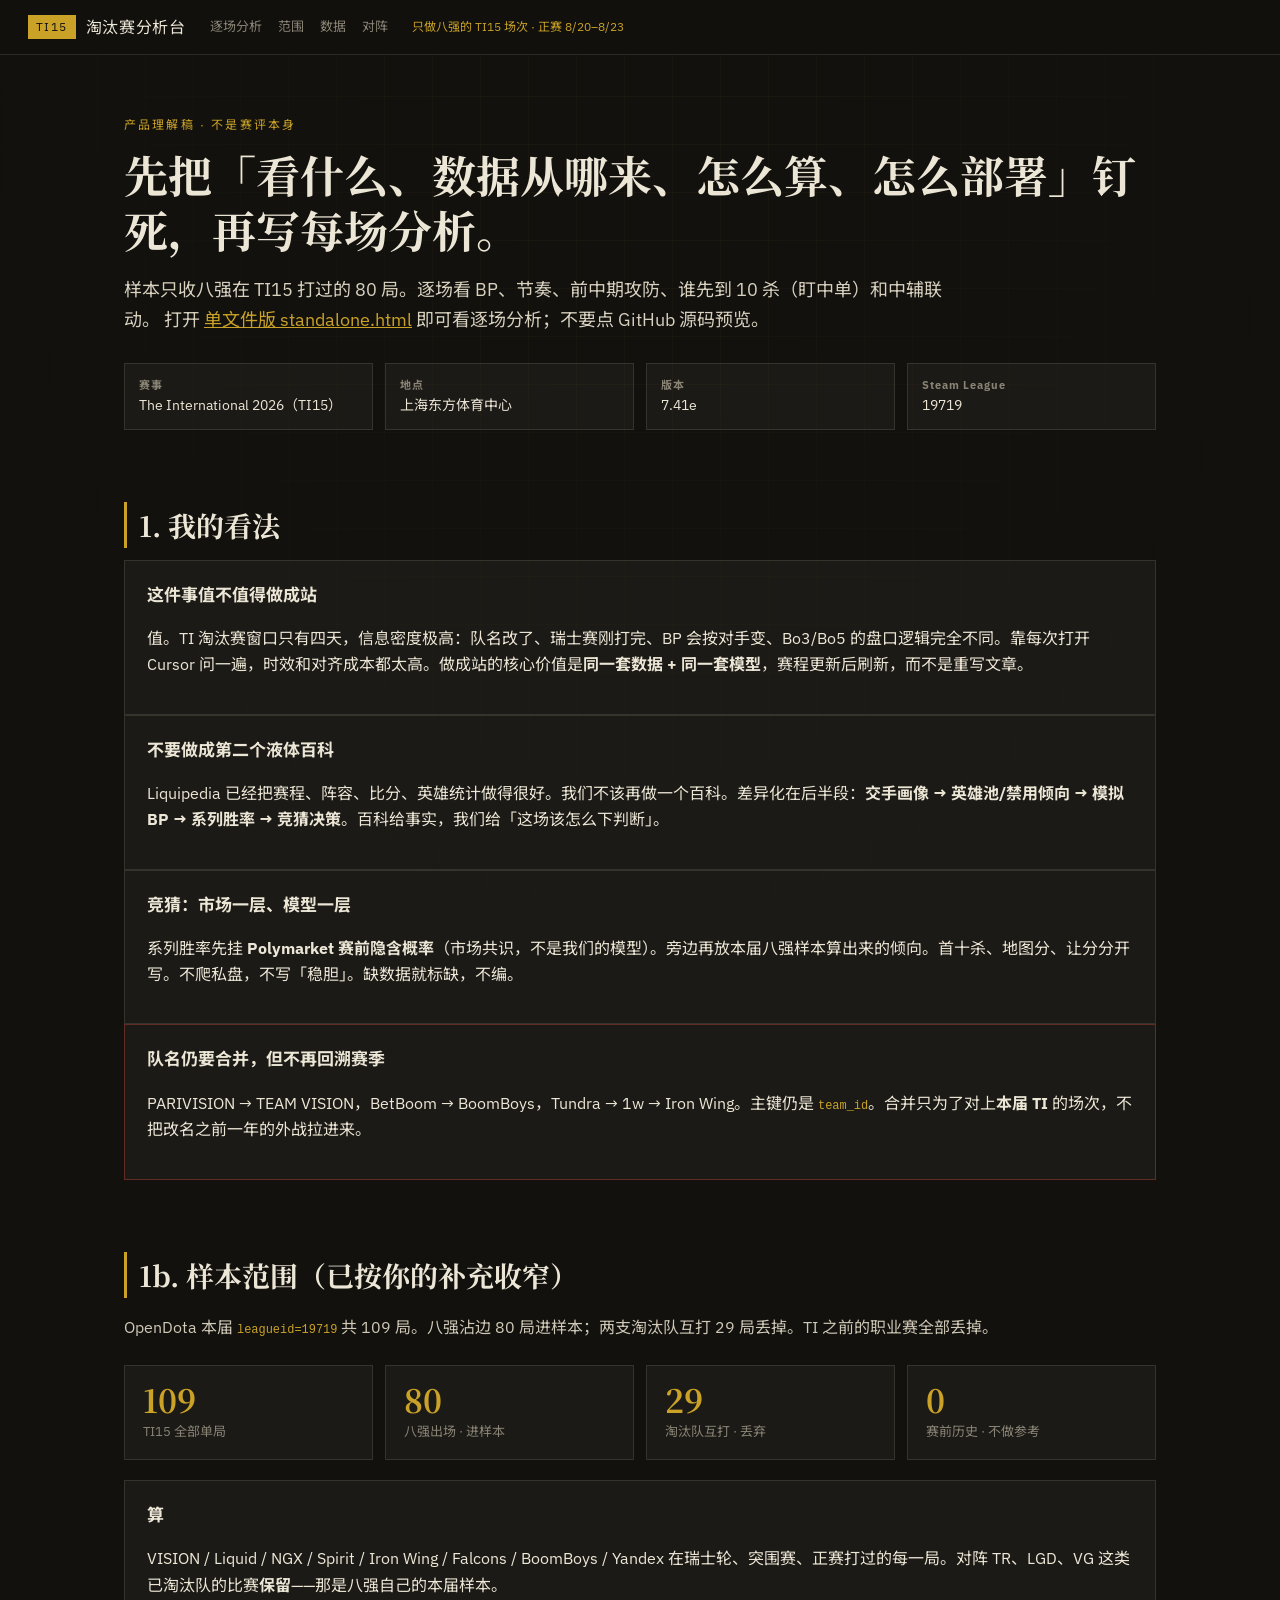
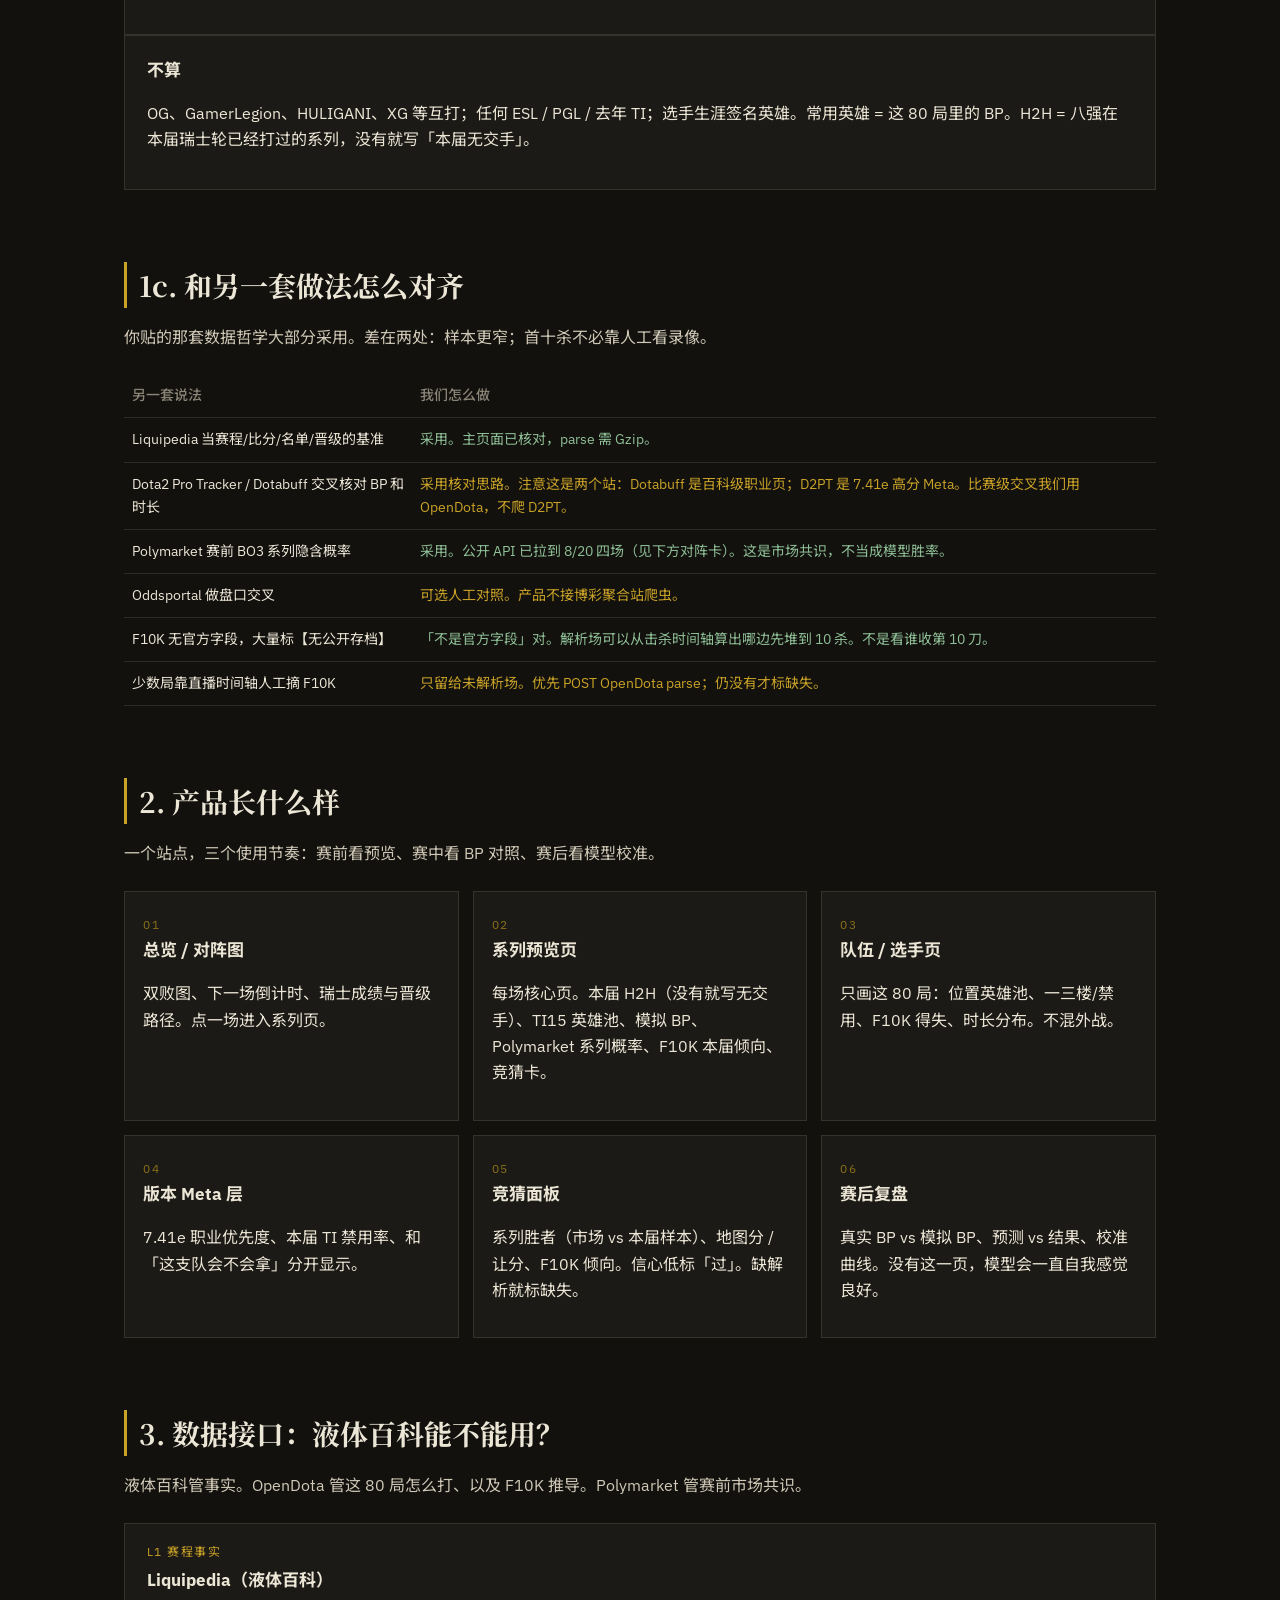
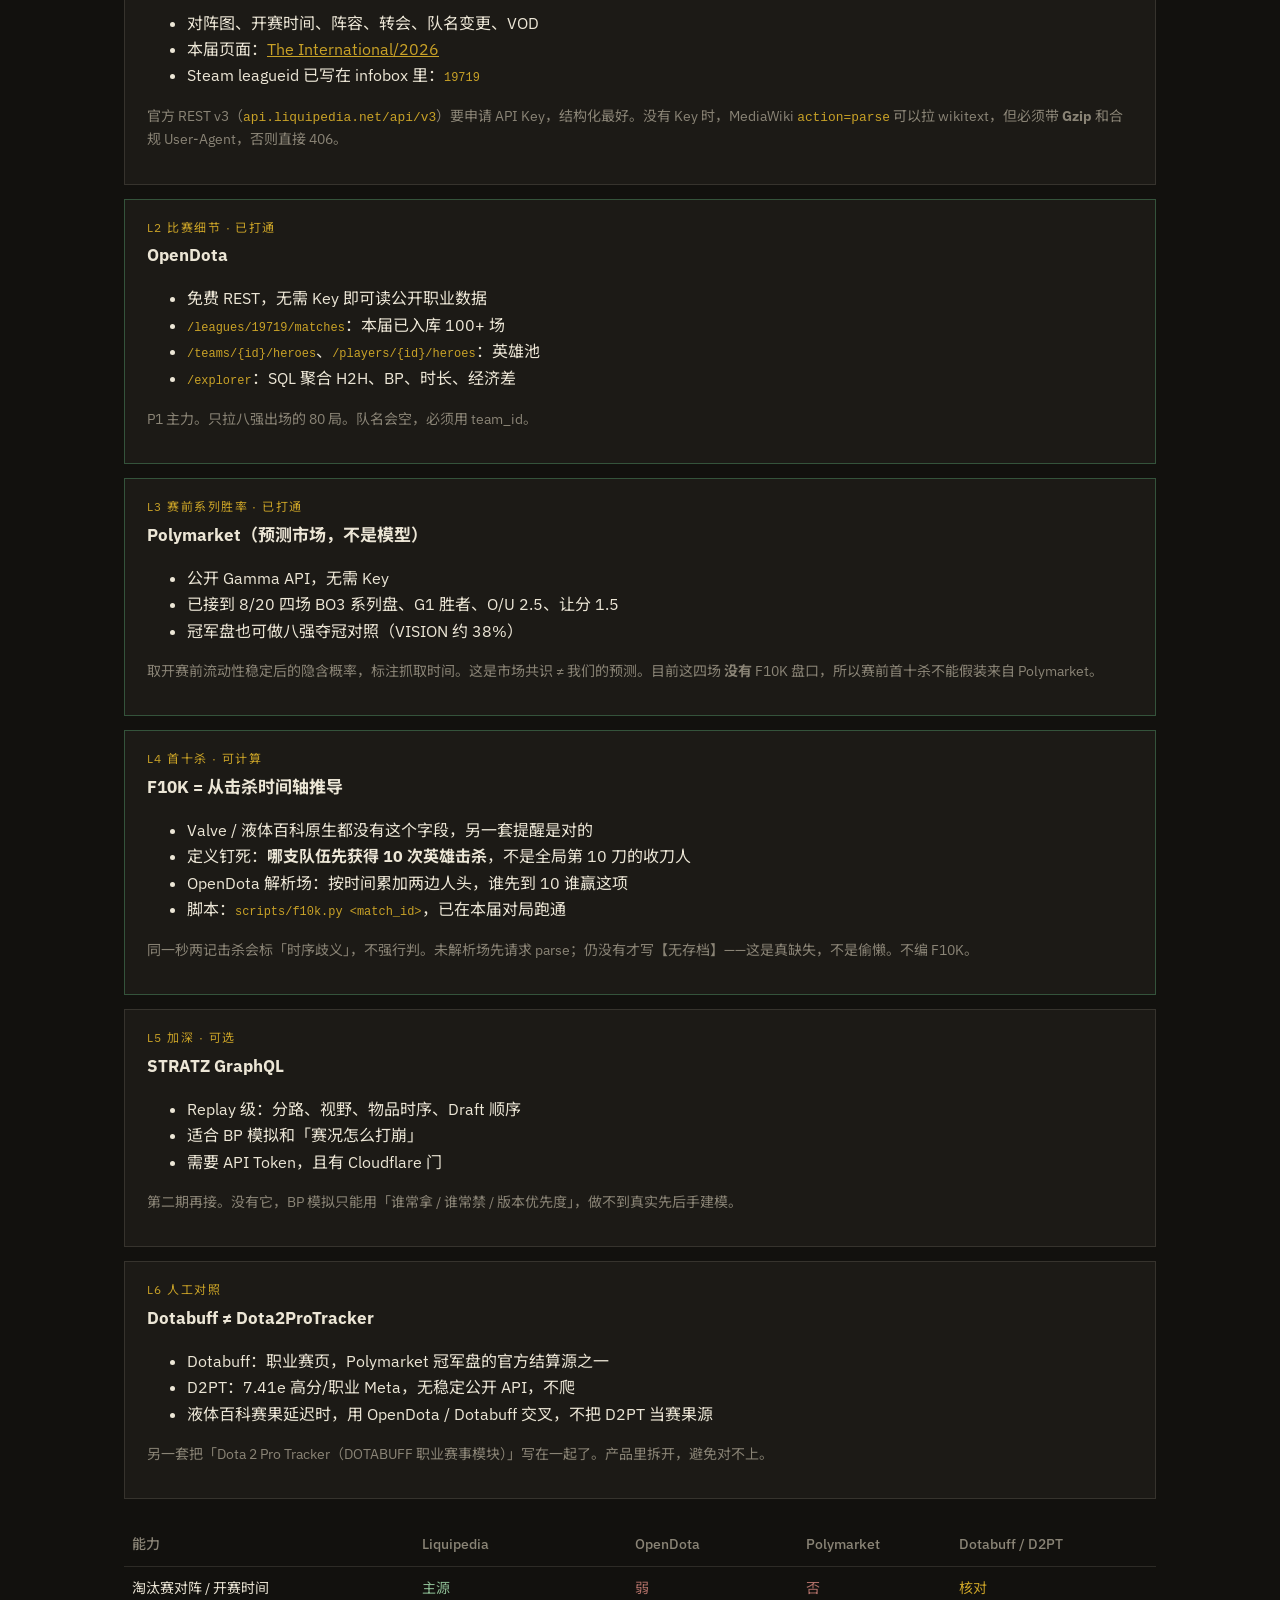
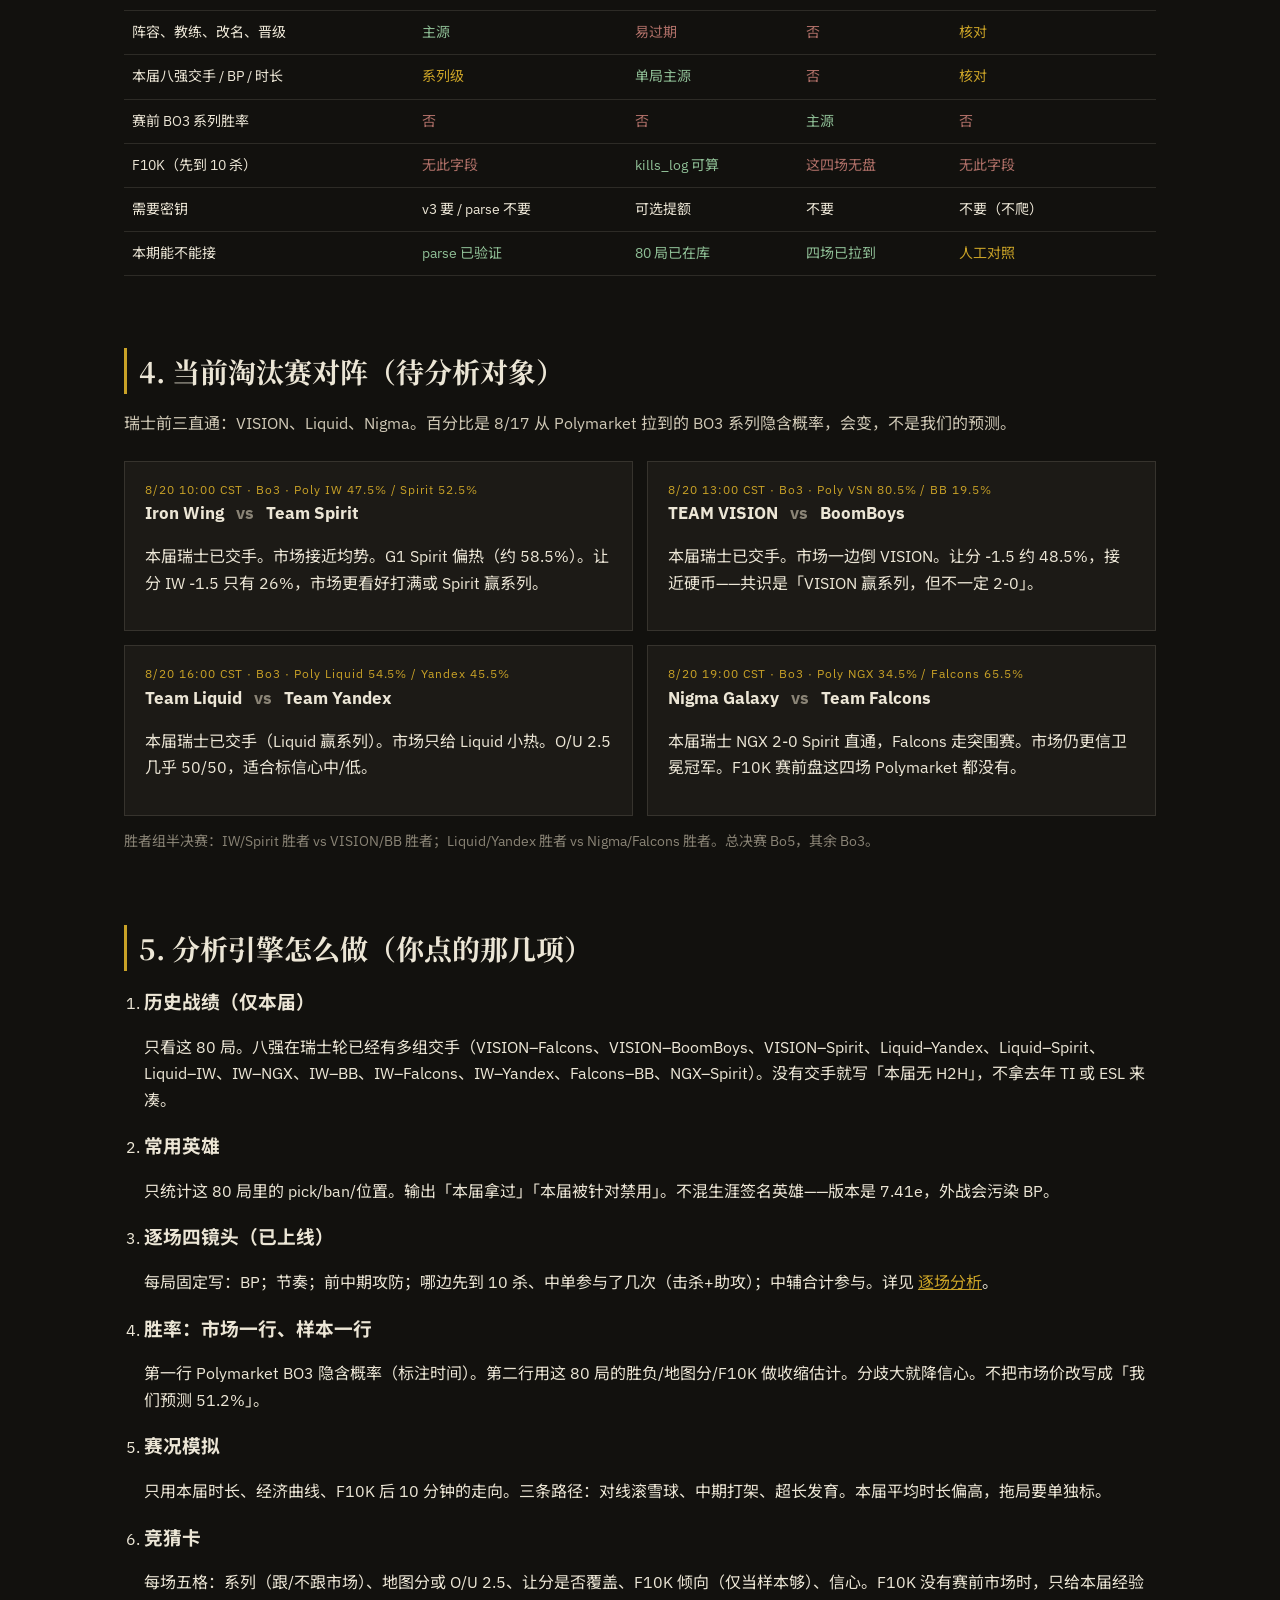
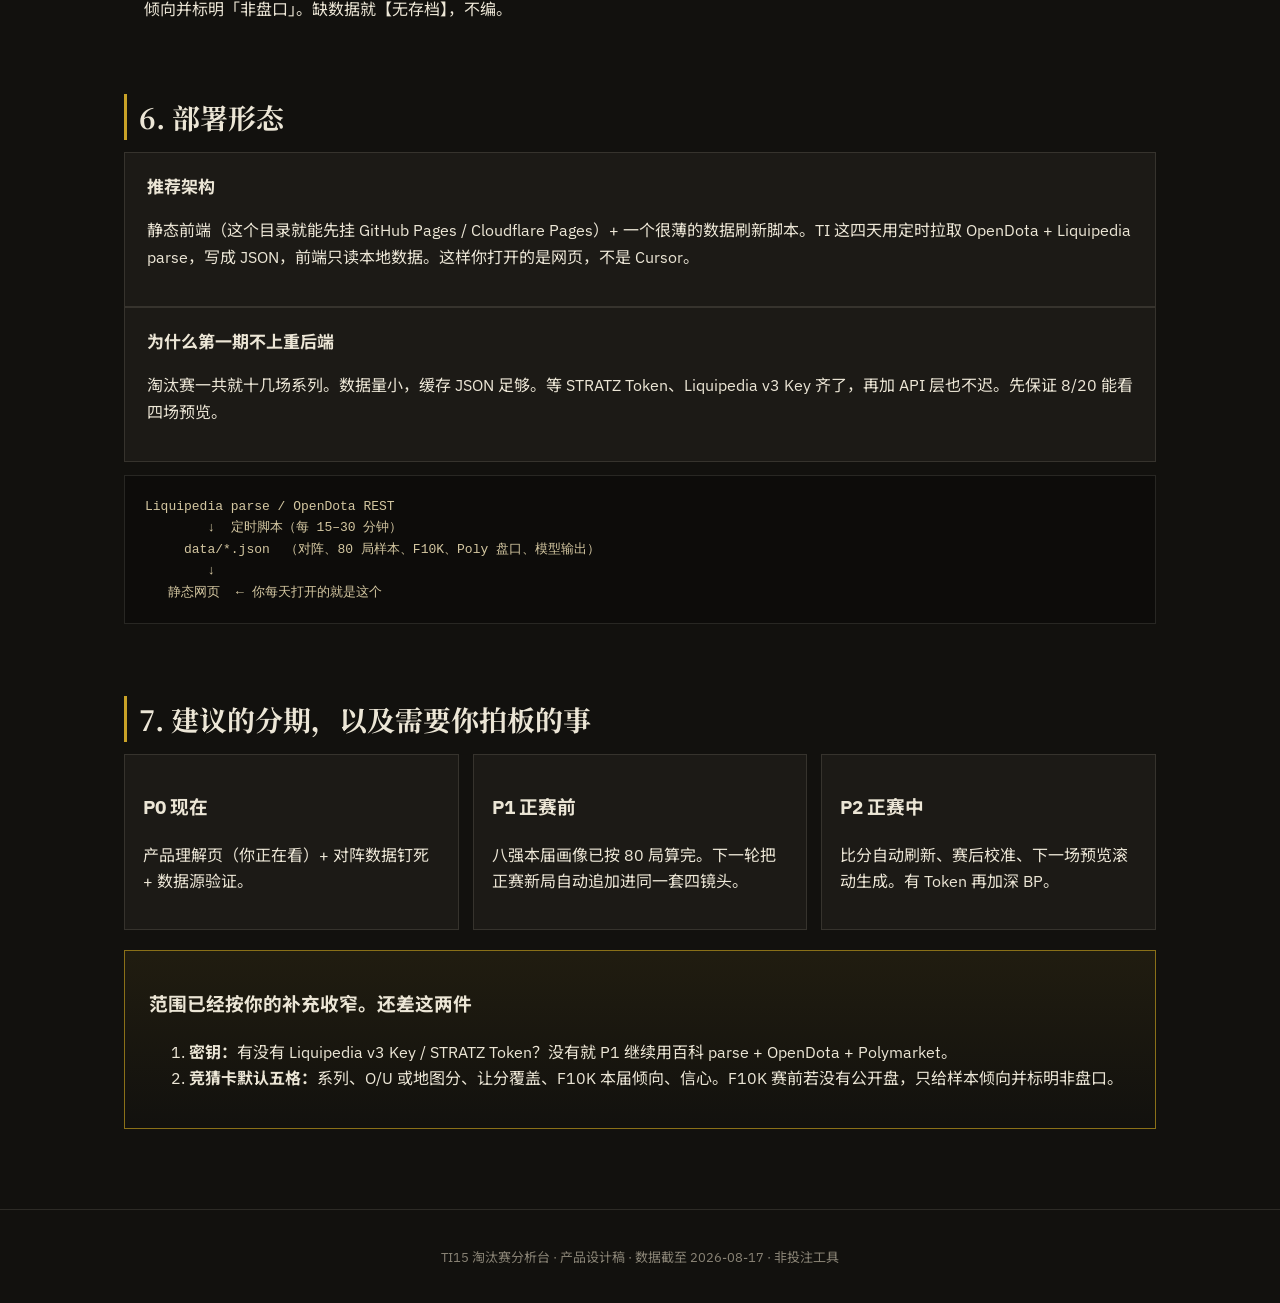
<file: web/design.html>
<!DOCTYPE html>
<html lang="zh-CN">
<head>
  <meta charset="UTF-8" />
  <meta name="viewport" content="width=device-width, initial-scale=1" />
  <title>TI15 淘汰赛分析台 · 产品设计</title>
  <link rel="preconnect" href="https://fonts.googleapis.com" />
  <link rel="preconnect" href="https://fonts.gstatic.com" crossorigin />
  <link href="https://fonts.googleapis.com/css2?family=IBM+Plex+Sans:wght@400;500;600&family=Noto+Sans+SC:wght@400;500;700&family=Noto+Serif+SC:wght@600;700&display=swap" rel="stylesheet" />
  <link rel="stylesheet" href="./styles.css" />
</head>
<body>
  <div class="bg-grid"></div>
  <header class="topbar">
    <div class="brand">
      <span class="aegis">TI15</span>
      <span>淘汰赛分析台</span>
    </div>
    <nav>
      <a href="./index.html">逐场分析</a>
      <a href="#scope">范围</a>
      <a href="#data">数据</a>
      <a href="#bracket">对阵</a>
    </nav>
    <div class="status">只做八强的 TI15 场次 · 正赛 8/20–8/23</div>
  </header>

  <main>
    <section class="hero">
      <p class="kicker">产品理解稿 · 不是赛评本身</p>
      <h1>先把「看什么、数据从哪来、怎么算、怎么部署」钉死，再写每场分析。</h1>
      <p class="lede">
        样本只收八强在 TI15 打过的 80 局。逐场看 BP、节奏、前中期攻防、谁先到 10 杀（盯中单）和中辅联动。
        打开 <a href="./standalone.html" style="color:#c9a227">单文件版 standalone.html</a> 即可看逐场分析；不要点 GitHub 源码预览。
      </p>
      <div class="hero-meta">
        <div><b>赛事</b>The International 2026（TI15）</div>
        <div><b>地点</b>上海东方体育中心</div>
        <div><b>版本</b>7.41e</div>
        <div><b>Steam League</b>19719</div>
      </div>
    </section>

    <section id="view">
      <h2>1. 我的看法</h2>
      <div class="grid-2">
        <article class="card">
          <h3>这件事值不值得做成站</h3>
          <p>值。TI 淘汰赛窗口只有四天，信息密度极高：队名改了、瑞士赛刚打完、BP 会按对手变、Bo3/Bo5 的盘口逻辑完全不同。靠每次打开 Cursor 问一遍，时效和对齐成本都太高。做成站的核心价值是<strong>同一套数据 + 同一套模型</strong>，赛程更新后刷新，而不是重写文章。</p>
        </article>
        <article class="card">
          <h3>不要做成第二个液体百科</h3>
          <p>Liquipedia 已经把赛程、阵容、比分、英雄统计做得很好。我们不该再做一个百科。差异化在后半段：<strong>交手画像 → 英雄池/禁用倾向 → 模拟 BP → 系列胜率 → 竞猜决策</strong>。百科给事实，我们给「这场该怎么下判断」。</p>
        </article>
        <article class="card">
          <h3>竞猜：市场一层、模型一层</h3>
          <p>系列胜率先挂 <strong>Polymarket 赛前隐含概率</strong>（市场共识，不是我们的模型）。旁边再放本届八强样本算出来的倾向。首十杀、地图分、让分分开写。不爬私盘，不写「稳胆」。缺数据就标缺，不编。</p>
        </article>
        <article class="card warn">
          <h3>队名仍要合并，但不再回溯赛季</h3>
          <p>PARIVISION → TEAM VISION，BetBoom → BoomBoys，Tundra → 1w → Iron Wing。主键仍是 <code>team_id</code>。合并只为了对上<strong>本届 TI</strong> 的场次，不把改名之前一年的外战拉进来。</p>
        </article>
      </div>
    </section>

    <section id="scope">
      <h2>1b. 样本范围（已按你的补充收窄）</h2>
      <p class="section-lead">OpenDota 本届 <code>leagueid=19719</code> 共 109 局。八强沾边 80 局进样本；两支淘汰队互打 29 局丢掉。TI 之前的职业赛全部丢掉。</p>
      <div class="stat-row">
        <div><b>109</b><span>TI15 全部单局</span></div>
        <div><b>80</b><span>八强出场 · 进样本</span></div>
        <div><b>29</b><span>淘汰队互打 · 丢弃</span></div>
        <div><b>0</b><span>赛前历史 · 不做参考</span></div>
      </div>
      <div class="grid-2">
        <article class="card">
          <h3>算</h3>
          <p>VISION / Liquid / NGX / Spirit / Iron Wing / Falcons / BoomBoys / Yandex 在瑞士轮、突围赛、正赛打过的每一局。对阵 TR、LGD、VG 这类已淘汰队的比赛<strong>保留</strong>——那是八强自己的本届样本。</p>
        </article>
        <article class="card">
          <h3>不算</h3>
          <p>OG、GamerLegion、HULIGANI、XG 等互打；任何 ESL / PGL / 去年 TI；选手生涯签名英雄。常用英雄 = 这 80 局里的 BP。H2H = 八强在本届瑞士轮已经打过的系列，没有就写「本届无交手」。</p>
        </article>
      </div>
    </section>

    <section id="align">
      <h2>1c. 和另一套做法怎么对齐</h2>
      <p class="section-lead">你贴的那套数据哲学大部分采用。差在两处：样本更窄；首十杀不必靠人工看录像。</p>
      <table class="src-table">
        <thead>
          <tr><th>另一套说法</th><th>我们怎么做</th></tr>
        </thead>
        <tbody>
          <tr><td>Liquipedia 当赛程/比分/名单/晋级的基准</td><td class="y">采用。主页面已核对，parse 需 Gzip。</td></tr>
          <tr><td>Dota2 Pro Tracker / Dotabuff 交叉核对 BP 和时长</td><td class="m">采用核对思路。注意这是两个站：Dotabuff 是百科级职业页；D2PT 是 7.41e 高分 Meta。比赛级交叉我们用 OpenDota，不爬 D2PT。</td></tr>
          <tr><td>Polymarket 赛前 BO3 系列隐含概率</td><td class="y">采用。公开 API 已拉到 8/20 四场（见下方对阵卡）。这是市场共识，不当成模型胜率。</td></tr>
          <tr><td>Oddsportal 做盘口交叉</td><td class="m">可选人工对照。产品不接博彩聚合站爬虫。</td></tr>
          <tr><td>F10K 无官方字段，大量标【无公开存档】</td><td class="y">「不是官方字段」对。解析场可以从击杀时间轴算出哪边先堆到 10 杀。不是看谁收第 10 刀。</td></tr>
          <tr><td>少数局靠直播时间轴人工摘 F10K</td><td class="m">只留给未解析场。优先 POST OpenDota parse；仍没有才标缺失。</td></tr>
        </tbody>
      </table>
    </section>

    <section id="product">
      <h2>2. 产品长什么样</h2>
      <p class="section-lead">一个站点，三个使用节奏：赛前看预览、赛中看 BP 对照、赛后看模型校准。</p>
      <div class="ia">
        <div class="ia-item">
          <span>01</span>
          <h3>总览 / 对阵图</h3>
          <p>双败图、下一场倒计时、瑞士成绩与晋级路径。点一场进入系列页。</p>
        </div>
        <div class="ia-item">
          <span>02</span>
          <h3>系列预览页</h3>
          <p>每场核心页。本届 H2H（没有就写无交手）、TI15 英雄池、模拟 BP、Polymarket 系列概率、F10K 本届倾向、竞猜卡。</p>
        </div>
        <div class="ia-item">
          <span>03</span>
          <h3>队伍 / 选手页</h3>
          <p>只画这 80 局：位置英雄池、一三楼/禁用、F10K 得失、时长分布。不混外战。</p>
        </div>
        <div class="ia-item">
          <span>04</span>
          <h3>版本 Meta 层</h3>
          <p>7.41e 职业优先度、本届 TI 禁用率、和「这支队会不会拿」分开显示。</p>
        </div>
        <div class="ia-item">
          <span>05</span>
          <h3>竞猜面板</h3>
          <p>系列胜者（市场 vs 本届样本）、地图分 / 让分、F10K 倾向。信心低标「过」。缺解析就标缺失。</p>
        </div>
        <div class="ia-item">
          <span>06</span>
          <h3>赛后复盘</h3>
          <p>真实 BP vs 模拟 BP、预测 vs 结果、校准曲线。没有这一页，模型会一直自我感觉良好。</p>
        </div>
      </div>
    </section>

    <section id="data">
      <h2>3. 数据接口：液体百科能不能用？</h2>
      <p class="section-lead">液体百科管事实。OpenDota 管这 80 局怎么打、以及 F10K 推导。Polymarket 管赛前市场共识。</p>

      <div class="layers">
        <div class="layer">
          <div class="layer-tag">L1 赛程事实</div>
          <h3>Liquipedia（液体百科）</h3>
          <ul>
            <li>对阵图、开赛时间、阵容、转会、队名变更、VOD</li>
            <li>本届页面：<a href="https://liquipedia.net/dota2/The_International/2026" target="_blank" rel="noopener">The International/2026</a></li>
            <li>Steam leagueid 已写在 infobox 里：<code>19719</code></li>
          </ul>
          <p class="note">官方 REST v3（<code>api.liquipedia.net/api/v3</code>）要申请 API Key，结构化最好。没有 Key 时，MediaWiki <code>action=parse</code> 可以拉 wikitext，但必须带 <strong>Gzip</strong> 和合规 User-Agent，否则直接 406。</p>
        </div>
        <div class="layer go">
          <div class="layer-tag">L2 比赛细节 · 已打通</div>
          <h3>OpenDota</h3>
          <ul>
            <li>免费 REST，无需 Key 即可读公开职业数据</li>
            <li><code>/leagues/19719/matches</code>：本届已入库 100+ 场</li>
            <li><code>/teams/{id}/heroes</code>、<code>/players/{id}/heroes</code>：英雄池</li>
            <li><code>/explorer</code>：SQL 聚合 H2H、BP、时长、经济差</li>
          </ul>
          <p class="note">P1 主力。只拉八强出场的 80 局。队名会空，必须用 team_id。</p>
        </div>
        <div class="layer go">
          <div class="layer-tag">L3 赛前系列胜率 · 已打通</div>
          <h3>Polymarket（预测市场，不是模型）</h3>
          <ul>
            <li>公开 Gamma API，无需 Key</li>
            <li>已接到 8/20 四场 BO3 系列盘、G1 胜者、O/U 2.5、让分 1.5</li>
            <li>冠军盘也可做八强夺冠对照（VISION 约 38%）</li>
          </ul>
          <p class="note">取开赛前流动性稳定后的隐含概率，标注抓取时间。这是市场共识 ≠ 我们的预测。目前这四场 <strong>没有</strong> F10K 盘口，所以赛前首十杀不能假装来自 Polymarket。</p>
        </div>
        <div class="layer go">
          <div class="layer-tag">L4 首十杀 · 可计算</div>
          <h3>F10K = 从击杀时间轴推导</h3>
          <ul>
            <li>Valve / 液体百科原生都没有这个字段，另一套提醒是对的</li>
            <li>定义钉死：<strong>哪支队伍先获得 10 次英雄击杀</strong>，不是全局第 10 刀的收刀人</li>
            <li>OpenDota 解析场：按时间累加两边人头，谁先到 10 谁赢这项</li>
            <li>脚本：<code>scripts/f10k.py &lt;match_id&gt;</code>，已在本届对局跑通</li>
          </ul>
          <p class="note">同一秒两记击杀会标「时序歧义」，不强行判。未解析场先请求 parse；仍没有才写【无存档】——这是真缺失，不是偷懒。不编 F10K。</p>
        </div>
        <div class="layer">
          <div class="layer-tag">L5 加深 · 可选</div>
          <h3>STRATZ GraphQL</h3>
          <ul>
            <li>Replay 级：分路、视野、物品时序、Draft 顺序</li>
            <li>适合 BP 模拟和「赛况怎么打崩」</li>
            <li>需要 API Token，且有 Cloudflare 门</li>
          </ul>
          <p class="note">第二期再接。没有它，BP 模拟只能用「谁常拿 / 谁常禁 / 版本优先度」，做不到真实先后手建模。</p>
        </div>
        <div class="layer">
          <div class="layer-tag">L6 人工对照</div>
          <h3>Dotabuff ≠ Dota2ProTracker</h3>
          <ul>
            <li>Dotabuff：职业赛页，Polymarket 冠军盘的官方结算源之一</li>
            <li>D2PT：7.41e 高分/职业 Meta，无稳定公开 API，不爬</li>
            <li>液体百科赛果延迟时，用 OpenDota / Dotabuff 交叉，不把 D2PT 当赛果源</li>
          </ul>
          <p class="note">另一套把「Dota 2 Pro Tracker（DOTABUFF 职业赛事模块）」写在一起了。产品里拆开，避免对不上。</p>
        </div>
      </div>

      <table class="src-table">
        <thead>
          <tr>
            <th>能力</th>
            <th>Liquipedia</th>
            <th>OpenDota</th>
            <th>Polymarket</th>
            <th>Dotabuff / D2PT</th>
          </tr>
        </thead>
        <tbody>
          <tr><td>淘汰赛对阵 / 开赛时间</td><td class="y">主源</td><td class="n">弱</td><td class="n">否</td><td class="m">核对</td></tr>
          <tr><td>阵容、教练、改名、晋级</td><td class="y">主源</td><td class="n">易过期</td><td class="n">否</td><td class="m">核对</td></tr>
          <tr><td>本届八强交手 / BP / 时长</td><td class="m">系列级</td><td class="y">单局主源</td><td class="n">否</td><td class="m">核对</td></tr>
          <tr><td>赛前 BO3 系列胜率</td><td class="n">否</td><td class="n">否</td><td class="y">主源</td><td class="n">否</td></tr>
          <tr><td>F10K（先到 10 杀）</td><td class="n">无此字段</td><td class="y">kills_log 可算</td><td class="n">这四场无盘</td><td class="n">无此字段</td></tr>
          <tr><td>需要密钥</td><td>v3 要 / parse 不要</td><td>可选提额</td><td>不要</td><td>不要（不爬）</td></tr>
          <tr><td>本期能不能接</td><td class="y">parse 已验证</td><td class="y">80 局已在库</td><td class="y">四场已拉到</td><td class="m">人工对照</td></tr>
        </tbody>
      </table>
    </section>

    <section id="bracket">
      <h2>4. 当前淘汰赛对阵（待分析对象）</h2>
      <p class="section-lead">瑞士前三直通：VISION、Liquid、Nigma。百分比是 8/17 从 Polymarket 拉到的 BO3 系列隐含概率，会变，不是我们的预测。</p>
      <div class="matches">
        <article class="match">
          <div class="when">8/20 10:00 CST · Bo3 · Poly IW 47.5% / Spirit 52.5%</div>
          <h3>Iron Wing <em>vs</em> Team Spirit</h3>
          <p>本届瑞士已交手。市场接近均势。G1 Spirit 偏热（约 58.5%）。让分 IW -1.5 只有 26%，市场更看好打满或 Spirit 赢系列。</p>
        </article>
        <article class="match">
          <div class="when">8/20 13:00 CST · Bo3 · Poly VSN 80.5% / BB 19.5%</div>
          <h3>TEAM VISION <em>vs</em> BoomBoys</h3>
          <p>本届瑞士已交手。市场一边倒 VISION。让分 -1.5 约 48.5%，接近硬币——共识是「VISION 赢系列，但不一定 2-0」。</p>
        </article>
        <article class="match">
          <div class="when">8/20 16:00 CST · Bo3 · Poly Liquid 54.5% / Yandex 45.5%</div>
          <h3>Team Liquid <em>vs</em> Team Yandex</h3>
          <p>本届瑞士已交手（Liquid 赢系列）。市场只给 Liquid 小热。O/U 2.5 几乎 50/50，适合标信心中/低。</p>
        </article>
        <article class="match">
          <div class="when">8/20 19:00 CST · Bo3 · Poly NGX 34.5% / Falcons 65.5%</div>
          <h3>Nigma Galaxy <em>vs</em> Team Falcons</h3>
          <p>本届瑞士 NGX 2-0 Spirit 直通，Falcons 走突围赛。市场仍更信卫冕冠军。F10K 赛前盘这四场 Polymarket 都没有。</p>
        </article>
      </div>
      <p class="foot-note">胜者组半决赛：IW/Spirit 胜者 vs VISION/BB 胜者；Liquid/Yandex 胜者 vs Nigma/Falcons 胜者。总决赛 Bo5，其余 Bo3。</p>
    </section>

    <section id="engine">
      <h2>5. 分析引擎怎么做（你点的那几项）</h2>
      <ol class="engine">
        <li>
          <h3>历史战绩（仅本届）</h3>
          <p>只看这 80 局。八强在瑞士轮已经有多组交手（VISION–Falcons、VISION–BoomBoys、VISION–Spirit、Liquid–Yandex、Liquid–Spirit、Liquid–IW、IW–NGX、IW–BB、IW–Falcons、IW–Yandex、Falcons–BB、NGX–Spirit）。没有交手就写「本届无 H2H」，不拿去年 TI 或 ESL 来凑。</p>
        </li>
        <li>
          <h3>常用英雄</h3>
          <p>只统计这 80 局里的 pick/ban/位置。输出「本届拿过」「本届被针对禁用」。不混生涯签名英雄——版本是 7.41e，外战会污染 BP。</p>
        </li>
        <li>
          <h3>逐场四镜头（已上线）</h3>
          <p>每局固定写：BP；节奏；前中期攻防；哪边先到 10 杀、中单参与了几次（击杀+助攻）；中辅合计参与。详见 <a href="./index.html" style="color:#c9a227">逐场分析</a>。</p>
        </li>
        <li>
          <h3>胜率：市场一行、样本一行</h3>
          <p>第一行 Polymarket BO3 隐含概率（标注时间）。第二行用这 80 局的胜负/地图分/F10K 做收缩估计。分歧大就降信心。不把市场价改写成「我们预测 51.2%」。</p>
        </li>
        <li>
          <h3>赛况模拟</h3>
          <p>只用本届时长、经济曲线、F10K 后 10 分钟的走向。三条路径：对线滚雪球、中期打架、超长发育。本届平均时长偏高，拖局要单独标。</p>
        </li>
        <li>
          <h3>竞猜卡</h3>
          <p>每场五格：系列（跟/不跟市场）、地图分或 O/U 2.5、让分是否覆盖、F10K 倾向（仅当样本够）、信心。F10K 没有赛前市场时，只给本届经验倾向并标明「非盘口」。缺数据就【无存档】，不编。</p>
        </li>
      </ol>
    </section>

    <section id="arch">
      <h2>6. 部署形态</h2>
      <div class="grid-2">
        <article class="card">
          <h3>推荐架构</h3>
          <p>静态前端（这个目录就能先挂 GitHub Pages / Cloudflare Pages）+ 一个很薄的数据刷新脚本。TI 这四天用定时拉取 OpenDota + Liquipedia parse，写成 JSON，前端只读本地数据。这样你打开的是网页，不是 Cursor。</p>
        </article>
        <article class="card">
          <h3>为什么第一期不上重后端</h3>
          <p>淘汰赛一共就十几场系列。数据量小，缓存 JSON 足够。等 STRATZ Token、Liquipedia v3 Key 齐了，再加 API 层也不迟。先保证 8/20 能看四场预览。</p>
        </article>
      </div>
      <pre class="flow">Liquipedia parse / OpenDota REST
        ↓  定时脚本（每 15–30 分钟）
     data/*.json  （对阵、80 局样本、F10K、Poly 盘口、模型输出）
        ↓
   静态网页  ← 你每天打开的就是这个</pre>
    </section>

    <section id="next">
      <h2>7. 建议的分期，以及需要你拍板的事</h2>
      <div class="phases">
        <div>
          <h3>P0 现在</h3>
          <p>产品理解页（你正在看）+ 对阵数据钉死 + 数据源验证。</p>
        </div>
        <div>
          <h3>P1 正赛前</h3>
          <p>八强本届画像已按 80 局算完。下一轮把正赛新局自动追加进同一套四镜头。</p>
        </div>
        <div>
          <h3>P2 正赛中</h3>
          <p>比分自动刷新、赛后校准、下一场预览滚动生成。有 Token 再加深 BP。</p>
        </div>
      </div>
      <div class="decide">
        <h3>范围已经按你的补充收窄。还差这两件</h3>
        <ol>
          <li><strong>密钥：</strong>有没有 Liquipedia v3 Key / STRATZ Token？没有就 P1 继续用百科 parse + OpenDota + Polymarket。</li>
          <li><strong>竞猜卡默认五格：</strong>系列、O/U 或地图分、让分覆盖、F10K 本届倾向、信心。F10K 赛前若没有公开盘，只给样本倾向并标明非盘口。</li>
        </ol>
      </div>
    </section>
  </main>
  <footer>
    <p>TI15 淘汰赛分析台 · 产品设计稿 · 数据截至 2026-08-17 · 非投注工具</p>
  </footer>
</body>
</html>
</file>
<file: web/styles.css>
:root {
  --ink: #12110e;
  --paper: #ece6d6;
  --gold: #c9a227;
  --gold-dim: #8a7018;
  --blood: #9a3b2f;
  --moss: #3f6b4a;
  --mute: #8a8476;
  --card: #1c1a16;
  --line: rgba(236, 230, 214, 0.12);
}

* { box-sizing: border-box; }
html { scroll-behavior: smooth; -webkit-text-size-adjust: 100%; text-size-adjust: 100%; }
body {
  margin: 0;
  color: var(--paper);
  background: var(--ink);
  font-family: "IBM Plex Sans", "Noto Sans SC", sans-serif;
  line-height: 1.65;
}

.bg-grid {
  position: fixed;
  inset: 0;
  pointer-events: none;
  background-image:
    linear-gradient(rgba(201, 162, 39, 0.04) 1px, transparent 1px),
    linear-gradient(90deg, rgba(201, 162, 39, 0.04) 1px, transparent 1px);
  background-size: 48px 48px;
  mask-image: radial-gradient(ellipse at top, black 20%, transparent 75%);
}

.topbar {
  position: sticky;
  top: 0;
  z-index: 10;
  display: flex;
  gap: 24px;
  align-items: center;
  padding: 14px 28px;
  background: rgba(18, 17, 14, 0.92);
  border-bottom: 1px solid var(--line);
  backdrop-filter: blur(10px);
}
.brand {
  display: flex;
  align-items: center;
  gap: 10px;
  font-weight: 600;
  letter-spacing: 0.04em;
  background: none;
  border: 0;
  color: inherit;
  font: inherit;
  cursor: pointer;
  padding: 0;
  text-decoration: none;
}
.live-tabs {
  display: flex;
  flex-wrap: nowrap;
  gap: 2px;
  padding: 3px;
  border: 1px solid var(--line);
  background: #14120f;
  min-width: 0;
}
.live-tab {
  border: 0;
  background: transparent;
  color: var(--mute);
  font: inherit;
  font-size: 13px;
  letter-spacing: 0.08em;
  padding: 6px 14px;
  cursor: pointer;
}
.live-tab:hover { color: var(--gold); }
.live-tab.on {
  color: var(--ink);
  background: var(--gold);
}
.top-right {
  margin-left: auto;
  display: flex;
  align-items: center;
  gap: 14px;
}
.history-wrap { position: relative; }
.history-btn {
  padding: 6px 12px;
  border: 1px solid var(--line);
  background: transparent;
  color: var(--mute);
  font: inherit;
  font-size: 12px;
  letter-spacing: 0.08em;
  cursor: pointer;
  white-space: nowrap;
}
.history-btn:hover, .history-btn.open { color: var(--gold); border-color: var(--gold); }
.history-menu {
  position: absolute;
  right: 0;
  top: calc(100% + 8px);
  min-width: 198px;
  max-height: min(70vh, 480px);
  overflow: auto;
  background: #161410;
  border: 1px solid var(--line);
  padding: 6px;
  box-shadow: 0 18px 40px rgba(0, 0, 0, 0.45);
}
.history-menu[hidden] { display: none; }
.history-menu button {
  display: block;
  width: 100%;
  text-align: left;
  background: transparent;
  color: var(--paper);
  border: 0;
  padding: 8px 10px;
  font: inherit;
  font-size: 13px;
  cursor: pointer;
}
.history-menu button:hover { color: var(--gold); background: rgba(201, 162, 39, 0.08); }
.history-menu button.on { color: var(--gold); }
.history-menu .hist-label {
  padding: 8px 10px 4px;
  color: var(--mute);
  font-size: 10px;
  letter-spacing: 0.14em;
  text-transform: uppercase;
}
.aegis {
  background: var(--gold);
  color: var(--ink);
  padding: 2px 8px;
  font-size: 12px;
  letter-spacing: 0.12em;
}
nav { display: flex; gap: 16px; flex-wrap: wrap; }
nav a { color: var(--mute); text-decoration: none; font-size: 13px; }
nav a:hover { color: var(--gold); }
.status { color: var(--gold); font-size: 12px; white-space: nowrap; }
.odds-refresh {
  margin-left: 10px;
  padding: 6px 12px;
  border: 1px solid var(--gold);
  background: transparent;
  color: var(--gold);
  font: inherit;
  font-size: 12px;
  font-weight: 600;
  letter-spacing: 0.06em;
  cursor: pointer;
}
.odds-refresh:hover:not(:disabled) { background: rgba(201, 162, 39, 0.12); }
.odds-refresh:disabled { opacity: 0.55; cursor: wait; }

main { max-width: 1080px; margin: 0 auto; padding: 48px 24px 80px; }
.live-main { max-width: 1080px; padding-top: 28px; }
.hero h1 {
  font-family: "Noto Serif SC", serif;
  font-size: clamp(28px, 4vw, 44px);
  line-height: 1.25;
  margin: 8px 0 16px;
}
.kicker { color: var(--gold); letter-spacing: 0.18em; font-size: 12px; text-transform: uppercase; }
.lede { font-size: 18px; color: #d8d1c0; max-width: 46em; }
.hero-meta {
  display: grid;
  grid-template-columns: repeat(4, 1fr);
  gap: 12px;
  margin-top: 28px;
}
.hero-meta div {
  border: 1px solid var(--line);
  padding: 12px 14px;
  background: var(--card);
  font-size: 14px;
}
.hero-meta b { display: block; color: var(--mute); font-size: 11px; letter-spacing: 0.08em; }

h2 {
  font-family: "Noto Serif SC", serif;
  font-size: 28px;
  margin: 72px 0 12px;
  border-left: 3px solid var(--gold);
  padding-left: 12px;
}
.section-lead { color: #cfc8b6; margin-bottom: 24px; }

.stat-row {
  display: grid;
  grid-template-columns: repeat(4, 1fr);
  gap: 12px;
  margin: 0 0 20px;
}
.stat-row div {
  background: var(--card);
  border: 1px solid var(--line);
  padding: 16px 18px;
}
.stat-row b {
  display: block;
  font-family: "Noto Serif SC", serif;
  font-size: 32px;
  color: var(--gold);
  line-height: 1.1;
}
.stat-row span { color: var(--mute); font-size: 13px; }

.card {
  background: var(--card);
  border: 1px solid var(--line);
  padding: 20px 22px;
}
.card.warn { border-color: rgba(154, 59, 47, 0.55); }
.card h3, .ia-item h3, .layer h3, .match h3 { margin: 0 0 8px; font-size: 17px; }
code { color: var(--gold); font-size: 0.92em; }

.ia { display: grid; grid-template-columns: repeat(3, 1fr); gap: 14px; }
.ia-item { background: var(--card); border: 1px solid var(--line); padding: 18px; }
.ia-item span { color: var(--gold-dim); font-size: 12px; letter-spacing: 0.14em; }

.layers { display: grid; gap: 14px; }
.layer { background: var(--card); border: 1px solid var(--line); padding: 18px 22px; }
.layer.go { border-color: rgba(63, 107, 74, 0.7); }
.layer-tag { color: var(--gold); font-size: 12px; letter-spacing: 0.12em; margin-bottom: 4px; }
.note { color: var(--mute); font-size: 14px; }
.layer a { color: var(--gold); }

.src-table { width: 100%; border-collapse: collapse; margin-top: 24px; font-size: 14px; }
.src-table th, .src-table td { border-bottom: 1px solid var(--line); padding: 10px 8px; text-align: left; }
.src-table th { color: var(--mute); font-weight: 500; }
.y { color: #8fbf96; }
.m { color: var(--gold); }
.n { color: #b07068; }

.matches { display: grid; grid-template-columns: 1fr 1fr; gap: 14px; }
.match { background: var(--card); border: 1px solid var(--line); padding: 18px 20px; }
.match em { color: var(--mute); font-style: normal; padding: 0 8px; }
.when { color: var(--gold); font-size: 12px; letter-spacing: 0.08em; }
.foot-note { color: var(--mute); font-size: 14px; }

.engine { padding-left: 20px; }
.engine li { margin-bottom: 18px; }
.engine h3 { margin: 0 0 4px; }

.flow {
  background: #0d0c0a;
  border: 1px solid var(--line);
  padding: 20px;
  overflow-x: auto;
  color: #d4c7a1;
  font-size: 13px;
}

.phases { display: grid; grid-template-columns: repeat(3, 1fr); gap: 14px; }
.phases > div { background: var(--card); border: 1px solid var(--line); padding: 18px; }
.decide {
  margin-top: 20px;
  border: 1px solid var(--gold-dim);
  padding: 20px 24px;
  background: linear-gradient(180deg, rgba(201, 162, 39, 0.08), transparent);
}

.filters { display: flex; flex-wrap: wrap; gap: 8px; margin: 18px 0 28px; }
.filters button {
  background: transparent;
  color: var(--paper);
  border: 1px solid var(--line);
  padding: 6px 12px;
  cursor: pointer;
  font-family: inherit;
}
.filters button.on { border-color: var(--gold); color: var(--gold); }
.series-block { margin-bottom: 56px; }
.series-head { display: flex; justify-content: space-between; gap: 16px; flex-wrap: wrap; align-items: baseline; }
.poly { color: var(--gold); font-size: 14px; }
.compare { display: grid; grid-template-columns: 1fr 1fr; gap: 12px; margin: 14px 0 18px; }
.profile { background: var(--card); border: 1px solid var(--line); padding: 16px 18px; font-size: 14px; }
.profile h3 { margin: 0 0 8px; }
.profile b { color: var(--gold); }
.insight { border-left: 3px solid var(--gold); padding: 8px 0 8px 14px; color: #d8d1c0; margin: 8px 0 20px; }
.game {
  background: var(--card);
  border: 1px solid var(--line);
  padding: 16px 18px;
  margin-bottom: 12px;
}
.game-top { display: flex; justify-content: space-between; gap: 12px; flex-wrap: wrap; font-size: 14px; }
.game-top a { color: var(--gold); }
.lenses { display: grid; grid-template-columns: 1fr 1fr; gap: 10px 16px; margin-top: 12px; font-size: 14px; }
.lenses h4 { margin: 0 0 4px; color: var(--gold); font-size: 12px; letter-spacing: 0.08em; font-weight: 600; }
.tag { display: inline-block; border: 1px solid var(--line); padding: 1px 7px; margin-right: 6px; font-size: 12px; color: var(--mute); }
.tag.hot { color: #8fbf96; border-color: rgba(63,107,74,.7); }
.draft { display: grid; grid-template-columns: 1fr 1fr; gap: 10px; font-size: 13px; }
.sim-wrap { margin: 12px 0 28px; }
.map-sim { margin: 16px 0; }
.sim-card {
  background: #14120f;
  border: 1px solid var(--line);
  padding: 12px 14px;
  margin: 8px 0;
}
.sim-tag { color: var(--gold); font-size: 12px; letter-spacing: 0.08em; margin-bottom: 6px; }
.bet { margin: 12px 0 22px; overflow-x: auto; }

.ladder-legend {
  display: flex;
  flex-wrap: wrap;
  gap: 16px;
  font-size: 13px;
  color: var(--mute);
  margin: 0 0 16px;
}
.ladder-legend i {
  display: inline-block;
  width: 10px;
  height: 10px;
  margin-right: 6px;
  vertical-align: -1px;
  border: 1px solid var(--line);
}
.ladder-legend .gold { background: var(--gold); border-color: var(--gold); }
.ladder-legend .mute { background: #2a2722; }
.ladder-legend .drop { background: var(--blood); border-color: var(--blood); }
.ladder-scroll { overflow-x: auto; padding-bottom: 8px; }
.ladder-block { margin-bottom: 28px; }
.ladder-kicker {
  color: var(--gold);
  letter-spacing: 0.16em;
  font-size: 11px;
  text-transform: uppercase;
  margin: 0 0 8px;
}
.ladder {
  display: flex;
  align-items: stretch;
  min-width: 1080px;
  gap: 0;
}
.ladder.upper { min-height: 560px; }
.ladder.lower { min-height: 360px; }
.ladder-round {
  display: flex;
  flex-direction: column;
  width: 196px;
  flex: 0 0 196px;
}
.ladder-round-title {
  font-size: 12px;
  color: var(--gold);
  letter-spacing: 0.04em;
  height: 36px;
  border-bottom: 1px solid var(--line);
  margin-bottom: 8px;
}
.ladder-round-body {
  display: flex;
  flex-direction: column;
  justify-content: space-around;
  flex: 1;
  gap: 10px;
}
.ladder-slot { display: flex; align-items: center; flex: 1; }
.ladder-match {
  width: 100%;
  background: var(--card);
  border: 1px solid var(--line);
  border-left: 3px solid #5a5548;
  padding: 6px 0 4px;
  font: inherit;
  color: inherit;
  text-align: left;
  cursor: pointer;
}
.ladder-match.scheduled { border-left-color: var(--gold); }
.ladder-match.live { border-left-color: #e35b4a; }
.ladder-match.on { border-color: var(--gold); box-shadow: 0 0 0 1px rgba(201, 162, 39, 0.35); }
.ladder-match:hover { border-color: rgba(201, 162, 39, 0.55); }
.ladder-meta, .ladder-odds {
  display: flex;
  justify-content: space-between;
  padding: 2px 8px;
  font-size: 11px;
  color: var(--mute);
}
.ladder-odds.mute { color: #6a6558; }
.ladder-team {
  display: grid;
  grid-template-columns: 32px minmax(0, 1fr);
  column-gap: 8px;
  align-items: center;
  padding: 4px 8px;
  font-size: 13px;
  line-height: 1.25;
}
.ladder-team + .ladder-team { border-top: 1px solid var(--line); }
.ladder-team .crest-sm {
  grid-column: 1;
  grid-row: 1 / span 3;
  align-self: center;
}
.ladder-tag {
  font-size: 12px;
  letter-spacing: 0.04em;
  color: var(--gold);
  font-weight: 600;
  white-space: nowrap;
  overflow: hidden;
  text-overflow: ellipsis;
}
.ladder-team.tbd .ladder-tag { color: var(--mute); }
.ladder-team.win .ladder-tag { color: var(--gold); }
.ladder-name {
  white-space: nowrap;
  overflow: hidden;
  text-overflow: ellipsis;
  font-size: 12px;
  color: #c8c2b4;
}
.ladder-drop {
  font-size: 10px;
  color: #c47a72;
  letter-spacing: 0.04em;
}
.crest-sm {
  width: 32px;
  height: 32px;
  object-fit: contain;
  display: block;
}
.crest-sm.ghost {
  width: 32px;
  height: 32px;
  border-radius: 50%;
  border: 1px dashed var(--line);
  background: rgba(236, 230, 214, 0.04);
}
.bracket-home {
  margin: 28px 0 8px;
}
.bracket-home .series-head h2 {
  font-size: 22px;
  margin: 0;
}
.bracket-home .ladder {
  min-width: 792px;
}
.bracket-home .ladder.upper { min-height: 420px; }
.bracket-home .ladder.lower { min-height: 268px; }
.bracket-home .ladder-round {
  width: 186px;
  flex: 0 0 186px;
}
.bracket-home .ladder-round-title {
  height: auto;
  min-height: 34px;
  line-height: 1.35;
}
.bracket-home .ladder-join {
  width: 16px;
  flex-basis: 16px;
}
.ladder-join {
  display: flex;
  flex-direction: column;
  width: 22px;
  flex: 0 0 22px;
  margin-top: 44px;
}
.ladder-elbow {
  flex: 1;
  margin: 6% 0;
  border-top: 2px solid rgba(201, 162, 39, 0.4);
  border-bottom: 2px solid rgba(201, 162, 39, 0.4);
  border-right: 2px solid rgba(201, 162, 39, 0.4);
  border-radius: 0 5px 5px 0;
}
.ladder-join.line .ladder-elbow {
  border: none;
  position: relative;
}
.ladder-join.line .ladder-elbow::after {
  content: "";
  position: absolute;
  left: 0;
  right: 0;
  top: 50%;
  height: 2px;
  background: rgba(201, 162, 39, 0.4);
}

.stake-stats b { font-size: 26px; }
.src-table.compact { margin-top: 10px; font-size: 13px; }
.go-card { border-color: rgba(63, 107, 74, 0.7); }
.compare .card b { color: var(--gold); }

.calc-block { margin-bottom: 32px; }
.calc-form {
  display: grid;
  grid-template-columns: repeat(3, minmax(0, 1fr));
  gap: 14px 16px;
  margin: 20px 0;
  padding: 18px;
  border: 1px solid var(--line);
  background: var(--card);
}
.calc-form label {
  display: flex;
  flex-direction: column;
  gap: 6px;
  font-size: 12px;
  color: var(--mute);
  letter-spacing: 0.04em;
}
.calc-form input,
.calc-form select {
  padding: 10px 12px;
  border: 1px solid var(--line);
  background: var(--ink);
  color: var(--paper);
  font: inherit;
  font-size: 15px;
}
.calc-btn {
  align-self: end;
  padding: 11px 18px;
  border: 1px solid var(--gold);
  background: var(--gold);
  color: var(--ink);
  font-weight: 600;
  cursor: pointer;
  letter-spacing: 0.06em;
}
.calc-btn:hover { filter: brightness(1.05); }
.calc-result {
  border: 1px solid var(--line);
  padding: 16px 18px;
  background: rgba(28, 26, 22, 0.8);
}
.calc-result.empty { color: var(--mute); }
.calc-result h3 { margin: 0 0 12px; font-size: 18px; }
.calc-both { margin-top: 18px; }
.calc-both h3 { font-size: 16px; margin: 0 0 8px; }

footer { text-align: center; color: var(--mute); padding: 24px; border-top: 1px solid var(--line); font-size: 13px; }
footer a { color: var(--gold); }

.clock-now {
  color: var(--gold);
  font-size: 12px;
  font-variant-numeric: tabular-nums;
  letter-spacing: 0.04em;
  white-space: nowrap;
}

.live-stage { margin: 0 0 28px; }
.arena-kicker {
  display: flex;
  flex-wrap: wrap;
  gap: 8px 14px;
  align-items: baseline;
  color: var(--gold);
  letter-spacing: 0.18em;
  font-size: 11px;
  text-transform: uppercase;
  margin: 0 0 12px;
}
.clock {
  text-align: center;
  margin: 0 0 18px;
}
.clock-label {
  color: var(--gold);
  letter-spacing: 0.28em;
  font-size: 12px;
  text-transform: uppercase;
  margin-bottom: 10px;
}
.clock-digits {
  display: flex;
  justify-content: center;
  gap: 10px;
  flex-wrap: wrap;
}
.clock-cell {
  min-width: 76px;
  background: #14120f;
  border: 1px solid rgba(201, 162, 39, 0.35);
  padding: 10px 8px 8px;
  box-shadow: 0 0 24px rgba(201, 162, 39, 0.08);
}
.clock-cell b {
  display: block;
  font-family: "Noto Serif SC", serif;
  font-size: clamp(32px, 6vw, 52px);
  line-height: 1;
  color: var(--gold);
  font-variant-numeric: tabular-nums;
}
.clock-cell span {
  display: block;
  margin-top: 4px;
  color: var(--mute);
  font-size: 11px;
  letter-spacing: 0.16em;
}
.champ-banner {
  text-align: center;
  margin: 0 0 18px;
}
.champ-name {
  display: flex;
  align-items: center;
  justify-content: center;
  gap: 14px;
  margin: 8px 0 6px;
}
.champ-name h1 {
  font-family: "Noto Serif SC", serif;
  font-size: clamp(28px, 5vw, 44px);
  margin: 0;
  color: var(--gold);
}
.champ-name .crest { margin: 0; width: 72px; height: 72px; }
.gf-recap { margin: 28px 0 8px; }
.gf-recap h2 {
  font-family: "Noto Serif SC", serif;
  font-size: clamp(22px, 4vw, 32px);
  margin: 8px 0 12px;
  border: 0;
  padding: 0;
}
.recap-method {
  color: #d8d1c0;
  font-size: 14px;
  padding-left: 1.2em;
  margin: 0 0 18px;
}
.recap-grid { display: grid; gap: 12px; }
.recap-block {
  background: var(--card);
  border: 1px solid var(--line);
  padding: 14px 16px 12px;
}
.recap-block .t {
  color: var(--gold);
  font-size: 11px;
  letter-spacing: 0.14em;
  text-transform: uppercase;
}
.recap-block h3 {
  margin: 6px 0 8px;
  font-size: 18px;
  font-family: "Noto Serif SC", serif;
}
.recap-block p { margin: 0; color: #d8d1c0; font-size: 14px; line-height: 1.6; }
.live-pulse {
  display: inline-block;
  font-family: "Noto Serif SC", serif;
  font-size: 42px;
  color: #e35b4a;
  letter-spacing: 0.2em;
  animation: pulse 1.1s ease-in-out infinite;
}
@keyframes pulse {
  0%, 100% { opacity: 1; text-shadow: 0 0 18px rgba(227, 91, 74, 0.6); }
  50% { opacity: 0.45; text-shadow: none; }
}

.live-poster {
  background:
    radial-gradient(900px 340px at 50% -10%, rgba(201, 162, 39, 0.22), transparent 55%),
    radial-gradient(500px 220px at 10% 110%, rgba(154, 59, 47, 0.18), transparent 55%),
    radial-gradient(500px 220px at 90% 110%, rgba(63, 107, 74, 0.16), transparent 55%),
    var(--card);
  border: 1px solid rgba(201, 162, 39, 0.28);
  padding: 28px 22px 22px;
}
.live-teams {
  display: grid;
  grid-template-columns: 1fr auto 1fr;
  gap: 12px;
  align-items: center;
}
.live-team {
  text-align: center;
  min-width: 0;
}
.crest {
  width: 92px;
  height: 92px;
  object-fit: contain;
  margin: 0 auto 10px;
  filter: drop-shadow(0 8px 18px rgba(0,0,0,.45));
}
.crest.ghost {
  display: grid;
  place-items: center;
  border-radius: 50%;
  border: 1px solid var(--line);
  color: var(--gold);
  font-weight: 700;
  letter-spacing: 0.08em;
}
.live-team .tagline {
  color: var(--mute);
  font-size: 12px;
  letter-spacing: 0.16em;
  margin-bottom: 4px;
}
.live-team h2 {
  font-family: "Noto Serif SC", serif;
  font-size: clamp(22px, 3.6vw, 36px);
  line-height: 1.15;
  margin: 0;
  border: 0;
  padding: 0;
}
.live-vs {
  font-family: "Noto Serif SC", serif;
  color: var(--gold);
  font-size: 22px;
  letter-spacing: 0.28em;
  text-shadow: 0 0 18px rgba(201, 162, 39, 0.45);
}
.live-why {
  margin: 16px auto 0;
  max-width: 38em;
  text-align: center;
  color: #d8d1c0;
  font-size: 15px;
}
.odds-links {
  display: flex;
  flex-wrap: wrap;
  justify-content: center;
  gap: 8px;
  margin: 16px 0 0;
}
.odds-links a {
  color: var(--ink);
  background: var(--gold);
  text-decoration: none;
  font-size: 12px;
  font-weight: 600;
  letter-spacing: 0.06em;
  padding: 7px 11px;
}
.odds-links a.ghost {
  background: transparent;
  color: var(--gold);
  border: 1px solid var(--gold);
}
.odds-links a:hover { filter: brightness(1.08); }

.markets {
  display: grid;
  grid-template-columns: repeat(auto-fit, minmax(220px, 1fr));
  gap: 14px;
  margin: 22px 0 0;
}
.market {
  background: #14120f;
  border: 1px solid var(--line);
  padding: 16px 16px 14px;
}
.market .m-label {
  color: var(--mute);
  font-size: 11px;
  letter-spacing: 0.14em;
  text-transform: uppercase;
}
.market .m-pick {
  font-family: "Noto Serif SC", serif;
  font-size: 22px;
  line-height: 1.2;
  margin: 6px 0 10px;
}
.side-row {
  display: flex;
  justify-content: space-between;
  gap: 8px;
  font-size: 13px;
  margin-bottom: 4px;
}
.side-row.on { color: var(--gold); font-weight: 600; }
.side-row span:last-child { font-variant-numeric: tabular-nums; }
.market .bar {
  display: grid;
  grid-template-columns: var(--split, 50% 50%);
  height: 8px;
  background: #2a2722;
  overflow: hidden;
  margin: 8px 0 12px;
}
.market .bar i:first-child { background: var(--gold); }
.market .bar i:last-child { background: #6a3b34; }
.market.feature {
  border-color: rgba(201, 162, 39, 0.55);
  box-shadow: 0 0 0 1px rgba(201, 162, 39, 0.18);
}
.f10k-study {
  margin: 28px 0 8px;
  padding: 22px 22px 16px;
  background: var(--card);
  border: 1px solid var(--line);
}
.f10k-study h2 { margin: 8px 0 10px; font-size: 26px; }
.f10k-pair {
  display: grid;
  grid-template-columns: 1fr 1fr;
  gap: 12px;
  margin: 16px 0 8px;
}
.f10k-pair article {
  background: #161410;
  border: 1px solid var(--line);
  padding: 14px 16px;
}
.f10k-pair h3 { margin: 8px 0 6px; font-size: 18px; }
.f10k-pair p { margin: 0; color: #d8d1c0; font-size: 14px; line-height: 1.55; }
.f10k-pair p b { color: var(--gold); font-weight: 600; }
.hero-study .lede { margin-bottom: 4px; }
.hero-maps {
  color: var(--mute);
  font-size: 12px;
  letter-spacing: 0.06em;
  margin: 0 0 10px !important;
}
.hero-study { margin: 20px 0 8px; }
.hero-share {
  display: flex;
  flex-wrap: wrap;
  gap: 10px;
  margin: 0 0 14px;
}
.hero-share-item {
  width: 88px;
  text-align: center;
}
.hero-share-item img, .hero-tile img, .hero-ph {
  display: block;
  width: 100%;
  aspect-ratio: 16 / 9;
  object-fit: contain;
  background: #0c0b09;
  border: 1px solid var(--line);
}
.hero-share-item em, .hero-tile em {
  display: block;
  margin-top: 4px;
  font-style: normal;
  font-size: 11px;
  color: #d8d1c0;
  letter-spacing: 0.02em;
}
.hero-pair {
  display: grid;
  grid-template-columns: 1fr 1fr;
  gap: 16px;
}
.hero-head {
  display: flex;
  align-items: center;
  gap: 8px;
  margin-bottom: 10px;
}
.hero-head h3 { margin: 0; font-size: 18px; }
.hero-head span { margin-left: auto; color: var(--mute); font-size: 12px; }
.hero-grid {
  display: grid;
  grid-template-columns: repeat(4, 1fr);
  gap: 8px;
}
.hero-tile {
  position: relative;
  min-width: 0;
}
.hero-tile.hot img { border-color: rgba(201, 162, 39, 0.55); }
.hero-tile i {
  position: absolute;
  top: 4px;
  right: 4px;
  background: var(--gold);
  color: #12110e;
  font-size: 10px;
  font-style: normal;
  padding: 1px 4px;
  line-height: 1.2;
}
.hero-tile.ban img, .hero-tile.ban .hero-ph { opacity: 0.45; filter: grayscale(0.4); }
.hero-roles { margin-top: 12px; display: flex; flex-direction: column; gap: 8px; }
.hero-role {
  display: grid;
  grid-template-columns: 72px 1fr;
  gap: 8px;
  align-items: center;
}
.hero-role span {
  color: var(--mute);
  font-size: 12px;
  overflow: hidden;
  text-overflow: ellipsis;
  white-space: nowrap;
}
.hero-mini, .hero-bans {
  display: grid;
  grid-template-columns: repeat(3, 1fr);
  gap: 6px;
}
.hero-bans {
  grid-template-columns: repeat(6, 1fr);
  margin-top: 10px;
}
.hero-ph {
  display: grid;
  place-items: center;
  color: var(--mute);
  font-size: 11px;
}
.broadcast {
  margin: 18px 0 4px;
  padding: 14px 14px 12px;
  background: #120f0c;
  border: 1px solid rgba(201, 162, 39, 0.35);
}
.broadcast .arena-kicker { margin-bottom: 10px; }
.bc-wait {
  margin: 0;
  color: #d8d1c0;
  font-size: 14px;
  text-align: center;
  padding: 8px 4px 4px;
}
.bc-board {
  display: grid;
  grid-template-columns: 1fr auto 1fr;
  gap: 8px;
  align-items: center;
}
.bc-side {
  display: flex;
  align-items: center;
  gap: 8px;
  min-width: 0;
}
.bc-side.right { justify-content: flex-end; }
.bc-side b {
  font-size: 16px;
  letter-spacing: 0.04em;
}
.bc-kills {
  font-family: "IBM Plex Sans", sans-serif;
  font-size: 34px;
  font-weight: 600;
  color: var(--gold);
  line-height: 1;
}
.bc-mid { text-align: center; }
.bc-clock {
  font-size: 20px;
  letter-spacing: 0.08em;
  color: var(--ink);
}
.bc-f10k {
  margin-top: 4px;
  color: var(--mute);
  font-size: 12px;
}
.bc-gold {
  position: relative;
  display: flex;
  height: 10px;
  background: #6a3b34;
  margin: 12px 0 6px;
  overflow: hidden;
}
.bc-gold i.a {
  display: block;
  height: 100%;
  background: var(--gold);
  transition: width 0.35s ease;
}
.bc-gold b {
  position: absolute;
  left: 50%;
  top: 0;
  bottom: 0;
  width: 2px;
  background: #f2ebe0;
  transform: translateX(-50%);
}
.bc-gold-lab {
  margin: 0 0 10px;
  text-align: center;
  color: #d8d1c0;
  font-size: 14px;
  font-weight: 600;
}
.bc-nw {
  margin-top: 4px;
  color: var(--gold);
  font-size: 16px;
  font-weight: 600;
  letter-spacing: 0.04em;
}
.bc-rows { display: grid; gap: 8px; }
.bc-line {
  display: grid;
  grid-template-columns: repeat(5, 1fr);
  gap: 6px;
}
.bc-hero {
  background: #0c0b09;
  border: 1px solid var(--line);
  text-align: center;
  overflow: hidden;
}
.bc-hero img {
  display: block;
  width: 100%;
  height: auto;
  aspect-ratio: 16 / 9;
  object-fit: contain;
  object-position: center;
  background: #0c0b09;
}
.bc-hero span, .bc-hero.empty span {
  display: block;
  padding: 4px 2px 5px;
  font-size: 11px;
  color: #d8d1c0;
  white-space: nowrap;
  overflow: hidden;
  text-overflow: ellipsis;
}
.bc-hero.empty {
  aspect-ratio: 16 / 9;
  display: grid;
  place-items: center;
  min-height: 0;
}
.bc-stamp {
  margin: 10px 0 0;
  text-align: center;
  color: var(--gold);
  font-size: 12px;
  letter-spacing: 0.06em;
}
.call {
  font-size: 13px;
  line-height: 1.45;
  color: #d8d1c0;
}
.call.go { color: #8fbf96; }
.call.hunt { color: var(--gold); }

.slate { margin: 28px 0 8px; }
.slate-head {
  color: var(--mute);
  font-size: 12px;
  letter-spacing: 0.12em;
  margin-bottom: 10px;
}
.slate-row {
  display: grid;
  grid-template-columns: repeat(4, 1fr);
  gap: 10px;
}
.slate-chip {
  display: block;
  width: 100%;
  text-align: left;
  background: var(--card);
  border: 1px solid var(--line);
  color: inherit;
  font: inherit;
  padding: 12px 14px;
  cursor: pointer;
}
.slate-chip:hover, .slate-chip.on { border-color: var(--gold); }
.slate-chip.done { opacity: 0.62; }
.slate-chip .t { color: var(--gold); font-size: 12px; letter-spacing: 0.08em; }
.slate-chip .pair { display: block; margin: 4px 0 6px; font-size: 14px; color: var(--paper); }
.slate-chip .a { font-size: 12px; color: var(--mute); }

.sched-board { margin: 28px 0 8px; }
.sched-head, .sched-foot {
  color: var(--mute);
  font-size: 12px;
  letter-spacing: 0.08em;
  margin: 10px 0 0;
}
.sched-head { margin: 0 0 10px; }
.sched-head a, .sched-foot a { color: var(--gold); }
.sched-page h1 {
  font-family: "Noto Serif SC", serif;
  font-size: clamp(28px, 4vw, 40px);
  margin: 0 0 18px;
  border: 0;
  padding: 0;
}
.sched-page .sched-days { margin-top: 4px; }
.sched-page .slate-chip { padding: 14px 14px 12px; }
.sched-page .slate-chip .t { font-size: 13px; }
.sched-days {
  display: grid;
  grid-template-columns: repeat(4, 1fr);
  gap: 10px;
}
.sched-day {
  background: var(--card);
  border: 1px solid var(--line);
  padding: 10px;
}
.sched-day.on { border-color: rgba(201, 162, 39, 0.55); }
.sched-day h3 {
  margin: 0;
  font-size: 16px;
  color: var(--gold);
  font-family: "Noto Serif SC", serif;
}
.sched-day p {
  margin: 4px 0 8px;
  color: var(--mute);
  font-size: 11px;
  letter-spacing: 0.04em;
}
.sched-day .slate-chip {
  margin-bottom: 8px;
  padding: 10px 12px;
}
.sched-day .slate-chip:last-child { margin-bottom: 0; }

.last-bout {
  display: flex;
  flex-wrap: wrap;
  gap: 10px 14px;
  align-items: baseline;
  margin: 0 0 16px;
  padding: 10px 14px;
  border: 1px solid var(--line);
  background: #161410;
  font-size: 14px;
}
.last-bout .k {
  color: var(--gold);
  letter-spacing: 0.12em;
  font-size: 11px;
  text-transform: uppercase;
}
.last-bout .mute { color: var(--mute); font-size: 12px; }

.brief-card {
  margin: 20px 0 0;
  padding: 16px 18px;
  border: 1px solid var(--line);
  background: var(--card);
}
.brief-kicker {
  color: var(--gold);
  font-size: 11px;
  letter-spacing: 0.14em;
  text-transform: uppercase;
}
.brief-head {
  font-family: "Noto Serif SC", serif;
  font-size: 20px;
  line-height: 1.35;
  margin: 8px 0 6px;
}
.brief-body, .brief-meta {
  margin: 0 0 6px;
  color: #d8d1c0;
  font-size: 14px;
}
.odds-stamp {
  margin-top: 8px;
  color: var(--mute);
  font-size: 11px;
  letter-spacing: 0.08em;
}
.odds-stamp.hot { color: #8fbf96; }
.clock-next {
  margin-left: 10px;
  color: var(--gold);
  letter-spacing: 0.08em;
  font-size: 14px;
}

.live-calc {
  margin-top: 28px;
  border: 1px solid var(--line);
  background: var(--card);
  padding: 18px 20px 20px;
}
.live-calc h3 {
  margin: 0 0 4px;
  font-family: "Noto Serif SC", serif;
  font-size: 20px;
}
.live-calc .hint { color: var(--mute); font-size: 13px; margin: 0 0 14px; }
.live-calc .calc-form {
  margin: 0;
  padding: 0;
  border: 0;
  background: transparent;
  grid-template-columns: 1fr 1fr 1fr auto;
}
.live-result {
  margin-top: 16px;
  min-height: 72px;
  border: 1px solid var(--line);
  padding: 16px 18px;
  background: #14120f;
}
.live-result.empty { color: var(--mute); }
.live-result .big {
  font-family: "Noto Serif SC", serif;
  font-size: 36px;
  color: var(--gold);
  line-height: 1;
  margin: 0 0 6px;
}
.live-result .sub { color: #d8d1c0; font-size: 15px; }

.archive-banner {
  display: flex;
  justify-content: space-between;
  gap: 12px;
  align-items: center;
  margin: 0 0 20px;
  color: var(--mute);
  font-size: 13px;
}

.demo-banner {
  margin: 0 0 16px;
  padding: 12px 14px;
  border: 1px solid var(--gold);
  background: rgba(201, 162, 39, 0.1);
  color: #f0e6c8;
  font-size: 14px;
}
.demo-banner a { color: var(--gold); }
.ladder-match.completed { border-color: rgba(201, 162, 39, 0.35); }

.tree-teaser {
  display: block;
  width: 100%;
  margin: 18px 0 8px;
  padding: 14px 16px;
  text-align: left;
  background: var(--card);
  border: 1px solid rgba(201, 162, 39, 0.45);
  color: inherit;
  font: inherit;
  cursor: pointer;
}
.tree-teaser:hover { border-color: var(--gold); }
.tree-page h1, .tree-page h2 {
  font-family: "Noto Serif SC", serif;
  border: 0;
  padding: 0;
}
.tree-page h1 {
  font-size: clamp(28px, 4vw, 40px);
  margin: 0 0 12px;
}
.tree-page h2 { font-size: 22px; margin: 28px 0 12px; }
.tree-page .lede { max-width: 40em; }
.caveat {
  border: 1px solid var(--line);
  background: #161410;
  padding: 14px 16px;
  margin: 18px 0 8px;
}
.caveat h3 { margin: 0 0 8px; font-size: 14px; color: var(--gold); }
.caveat ol { margin: 0; padding-left: 1.2em; color: #d8d1c0; font-size: 14px; }
.champ-list { display: grid; gap: 8px; }
.champ-row {
  display: grid;
  grid-template-columns: 120px 1fr 48px;
  gap: 10px;
  align-items: center;
}
.champ-who { display: flex; align-items: center; gap: 8px; }
.champ-bar { height: 10px; background: #2a2722; overflow: hidden; }
.champ-bar i { display: block; height: 100%; background: var(--gold); }
.tree-page .src-table td { vertical-align: middle; }
.tree-page .src-table .crest-sm { display: inline-block; vertical-align: middle; margin-right: 6px; }
.table-wrap { overflow-x: auto; }
.tree-path { list-style: none; margin: 0; padding: 0; }
.tree-path li {
  display: grid;
  grid-template-columns: 90px 1fr auto;
  gap: 8px 12px;
  padding: 10px 0;
  border-bottom: 1px solid var(--line);
  align-items: baseline;
}
.tree-path .t { color: var(--gold); font-size: 12px; }
.tree-path .r { color: var(--mute); font-size: 13px; grid-column: 2; }
.tree-path b { grid-column: 3; }
.tree-path .mute { grid-column: 2 / 4; font-size: 12px; }
.tree-grid {
  display: grid;
  grid-template-columns: repeat(2, 1fr);
  gap: 10px;
}
.tree-slot {
  background: var(--card);
  border: 1px solid var(--line);
  padding: 12px 14px;
}
.tree-slot .t { color: var(--gold); font-size: 12px; }
.map-board {
  margin: 0 0 16px;
  padding: 14px 16px 12px;
  background: var(--card);
  border: 1px solid var(--line);
}
.map-kicker { color: var(--gold); font-size: 12px; margin-bottom: 10px; }
.map-cells {
  display: grid;
  grid-template-columns: repeat(auto-fit, minmax(120px, 1fr));
  gap: 8px;
}
.map-cell {
  padding: 10px 12px;
  border: 1px solid var(--line);
  display: flex;
  flex-direction: column;
  gap: 4px;
}
.map-cell b { font-size: 13px; }
.map-cell span { color: var(--mute); font-size: 12px; }
.map-cell.done { border-color: rgba(63, 107, 74, 0.55); }
.map-cell.on {
  border-color: var(--gold);
  background: rgba(201, 162, 39, 0.08);
}
.map-cell.next { border-color: rgba(201, 162, 39, 0.45); }
.map-next { margin: 10px 0 0; color: var(--mute); font-size: 13px; }
.tree-slot .p { color: var(--mute); font-size: 12px; margin: 4px 0 6px; }

@media (max-width: 1100px) {
  .sched-days { grid-template-columns: 1fr 1fr; }
}

@media (max-width: 860px) {
  .grid-2, .ia, .matches, .phases, .hero-meta, .stat-row, .compare, .lenses, .draft, .stake-stats, .calc-form, .markets, .slate-row, .live-calc .calc-form, .sched-days, .f10k-pair, .hero-pair { grid-template-columns: 1fr; }
  .hero-grid { grid-template-columns: repeat(4, 1fr); }
  nav { display: none; }
  .topbar {
    flex-wrap: nowrap;
    align-items: center;
    padding: 4px max(10px, env(safe-area-inset-right, 0px)) 4px max(10px, env(safe-area-inset-left, 0px));
    gap: 8px;
    line-height: 1.2;
  }
  .status, .clock-now { display: none; }
  .brand > span:not(.aegis) { display: none; }
  .hist-rest { display: none; }
  .live-tabs {
    flex: 1;
    justify-content: stretch;
    padding: 2px;
  }
  .live-tab {
    flex: 1;
    padding: 8px 4px;
    font-size: 13px;
    letter-spacing: 0;
    white-space: nowrap;
  }
  .history-btn { padding: 8px 10px; font-size: 13px; letter-spacing: 0; }
  .live-main { padding: 10px 12px 28px; }
  .live-page footer { padding: 12px 12px calc(12px + env(safe-area-inset-bottom, 0px)); }
  .live-teams { gap: 8px; }
  .live-poster { padding: 20px 16px; }
  .crest { width: 72px; height: 72px; }
  .tree-grid, .champ-row { grid-template-columns: 1fr; }
  .tree-path li { grid-template-columns: 1fr; }
  .clock-cell { min-width: 64px; }
}

.player-page .live-main { padding-top: 18px; max-width: 720px; }
.player-page h1, .player-page h2, .player-page .lede, .player-page .section-lead { display: none; }
.dx {
  border: 1px solid var(--line);
  background: var(--card);
  padding: 14px 16px 10px;
  margin: 0 0 16px;
}
.dx-k {
  margin: 0;
  font-size: 11px;
  letter-spacing: 0.18em;
  color: var(--gold);
}
.dx-h {
  margin: 6px 0 8px;
  font-family: "Noto Serif SC", serif;
  font-size: 22px;
  line-height: 1.3;
}
.dx-lede {
  margin: 0 0 10px;
  color: var(--paper);
  font-size: 14px;
}
.dx-list {
  margin: 0;
  padding: 0 0 4px 18px;
}
.dx-list li {
  margin: 0 0 8px;
  color: var(--paper);
  font-size: 14px;
  line-height: 1.45;
}
.player-head {
  display: flex;
  gap: 18px;
  align-items: center;
  margin-bottom: 18px;
}
.player-head .score {
  display: flex;
  align-items: baseline;
  gap: 6px;
  font-family: "Noto Serif SC", serif;
  line-height: 1;
}
.player-head .score b { font-size: 64px; color: var(--moss); }
.player-head .score .loss-n { color: var(--blood); }
.player-head .score span { font-size: 32px; color: var(--mute); }
.head-meta .kicker { margin: 0 0 8px; }
.strip { display: flex; gap: 4px; flex-wrap: wrap; }
.strip i, .dots i {
  display: block;
  width: 10px;
  height: 10px;
  background: var(--blood);
}
.strip i.w, .dots i.w { background: var(--moss); }
.strip i.l, .dots i.l { background: var(--blood); }
.career { margin: 8px 0 0; color: var(--mute); font-size: 12px; }
.role-row {
  display: grid;
  grid-template-columns: repeat(3, 1fr);
  gap: 8px;
  margin-bottom: 16px;
}
.role-tile {
  border: 1px solid var(--line);
  background: var(--card);
  padding: 12px 14px;
}
.role-tile em { display: block; color: var(--mute); font-style: normal; font-size: 12px; }
.role-tile strong { font-size: 28px; font-family: "Noto Serif SC", serif; }
.dots { display: flex; gap: 3px; margin-top: 8px; flex-wrap: wrap; min-height: 10px; }
.cmp { margin: 0 0 16px; }
.cmp-lab {
  display: flex;
  justify-content: space-between;
  color: var(--mute);
  font-size: 11px;
  letter-spacing: 0.12em;
  margin-bottom: 6px;
}
.cmp-row {
  display: grid;
  grid-template-columns: 36px 1fr 40px 1fr 40px;
  gap: 8px;
  align-items: center;
  margin-bottom: 8px;
  font-size: 12px;
  color: var(--mute);
}
.cmp-row b { color: var(--paper); font-variant-numeric: tabular-nums; }
.cmp-row b.dim, .cmp-lab .dim { color: var(--mute); }
.pb {
  display: block;
  height: 8px;
  background: #2a2722;
  overflow: hidden;
}
.pb i {
  display: block;
  height: 100%;
  background: var(--gold);
}
.pb.win i { background: var(--moss); }
.pb.loss i { background: var(--blood); }
.tags {
  display: flex;
  gap: 8px;
  overflow-x: auto;
  padding-bottom: 8px;
  margin-bottom: 14px;
}
.tag {
  display: flex;
  align-items: center;
  gap: 8px;
  min-width: 148px;
  background: var(--card);
  border: 1px solid var(--line);
  color: inherit;
  text-decoration: none;
  padding: 0 10px 0 0;
  overflow: hidden;
}
.tag b { display: block; color: var(--gold); font-size: 12px; }
.tag span { font-size: 13px; }
.ph {
  display: block;
  width: 84px;
  height: 47px;
  object-fit: cover;
  background: #0c0b09;
  flex: 0 0 auto;
}
.ph-empty {
  display: grid;
  place-items: center;
  color: var(--mute);
  font-size: 12px;
}
.mcs { display: grid; gap: 8px; margin-bottom: 20px; }
.mc {
  display: grid;
  grid-template-columns: 84px 1fr;
  border: 1px solid var(--line);
  background: var(--card);
  color: inherit;
  text-decoration: none;
  overflow: hidden;
}
.mc.fresh { outline: 1px solid rgba(201, 162, 39, 0.45); }
.chip-new { color: var(--gold); }
.mc.win { border-left: 3px solid var(--moss); }
.mc.loss { border-left: 3px solid var(--blood); }
.mc-body { padding: 8px 10px 10px; min-width: 0; }
.mc-top {
  display: flex;
  gap: 8px;
  align-items: baseline;
  font-size: 13px;
}
.wl { font-size: 16px; }
.mc.win .wl { color: var(--moss); }
.mc.loss .wl { color: var(--blood); }
.nm { font-weight: 600; white-space: nowrap; overflow: hidden; text-overflow: ellipsis; }
.rl, .kd, .dur { color: var(--mute); font-variant-numeric: tabular-nums; }
.chip {
  margin-left: auto;
  font-style: normal;
  font-size: 11px;
  letter-spacing: 0.06em;
  color: var(--gold);
  white-space: nowrap;
}
.mc-bars {
  display: grid;
  grid-template-columns: 14px 1fr 14px 1fr 14px 1fr;
  gap: 4px 6px;
  align-items: center;
  margin-top: 8px;
  font-size: 10px;
  color: var(--mute);
}
.pools {
  display: grid;
  grid-template-columns: repeat(4, 1fr);
  gap: 8px;
  margin-bottom: 24px;
}
.pool {
  border: 1px solid var(--line);
  background: var(--card);
  overflow: hidden;
  text-align: center;
}
.pool .ph, .pool .ph-empty { width: 100%; height: 52px; }
.pool strong { display: block; padding: 6px 4px 0; }
.pool span { display: block; color: var(--mute); font-size: 11px; padding: 0 4px 8px; }
.player-page .history-btn { text-decoration: none; display: inline-block; }
@media (max-width: 860px) {
  .player-head .score b { font-size: 48px; }
  .role-row { grid-template-columns: repeat(3, 1fr); }
  .pools { grid-template-columns: repeat(3, 1fr); }
  .player-page .hero-meta { grid-template-columns: 1fr 1fr; }
  .cmp-row { grid-template-columns: 28px 1fr 36px 1fr 36px; gap: 4px; }
}
</file>
